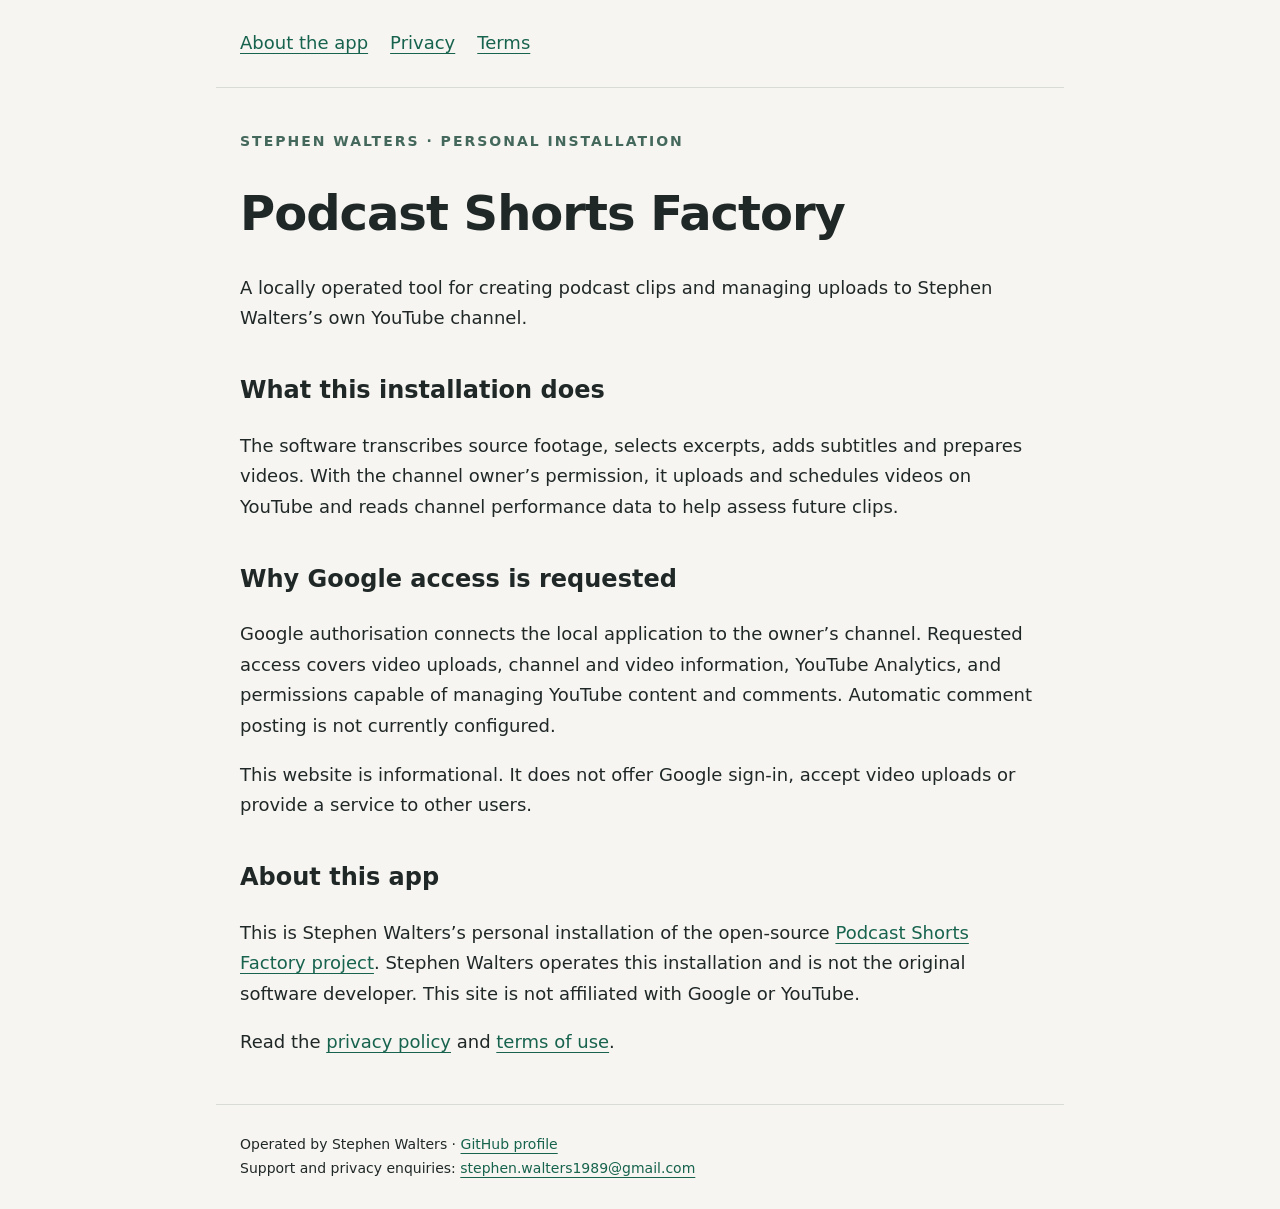
<file: index.html>
<!doctype html><html lang="en"><head><meta charset="utf-8"><meta name="viewport" content="width=device-width,initial-scale=1"><title>Podcast Shorts Factory | Stephen Walters</title><meta name="description" content="Stephen Walters’s personal Podcast Shorts Factory installation, privacy policy and terms."><link rel="stylesheet" href="style.css"></head><body><header><nav aria-label="Main navigation"><a href="index.html">About the app</a><a href="privacy.html">Privacy</a><a href="terms.html">Terms</a></nav></header><main><p class="eyebrow">Stephen Walters · Personal installation</p><h1>Podcast Shorts Factory</h1><p>A locally operated tool for creating podcast clips and managing uploads to Stephen Walters’s own YouTube channel.</p><h2>What this installation does</h2><p>The software transcribes source footage, selects excerpts, adds subtitles and prepares videos. With the channel owner’s permission, it uploads and schedules videos on YouTube and reads channel performance data to help assess future clips.</p><h2>Why Google access is requested</h2><p>Google authorisation connects the local application to the owner’s channel. Requested access covers video uploads, channel and video information, YouTube Analytics, and permissions capable of managing YouTube content and comments. Automatic comment posting is not currently configured.</p><p>This website is informational. It does not offer Google sign-in, accept video uploads or provide a service to other users.</p><h2>About this app</h2><p>This is Stephen Walters’s personal installation of the open-source <a href="https://github.com/krakonjac300-pixel/podcast-shorts-factory">Podcast Shorts Factory project</a>. Stephen Walters operates this installation and is not the original software developer. This site is not affiliated with Google or YouTube.</p><p>Read the <a href="privacy.html">privacy policy</a> and <a href="terms.html">terms of use</a>.</p></main><footer>Operated by Stephen Walters · <a href="https://github.com/stephenwalters1989-byte">GitHub profile</a><br>Support and privacy enquiries: <a href="mailto:stephen.walters1989@gmail.com">stephen.walters1989@gmail.com</a></footer></body></html>
</file>
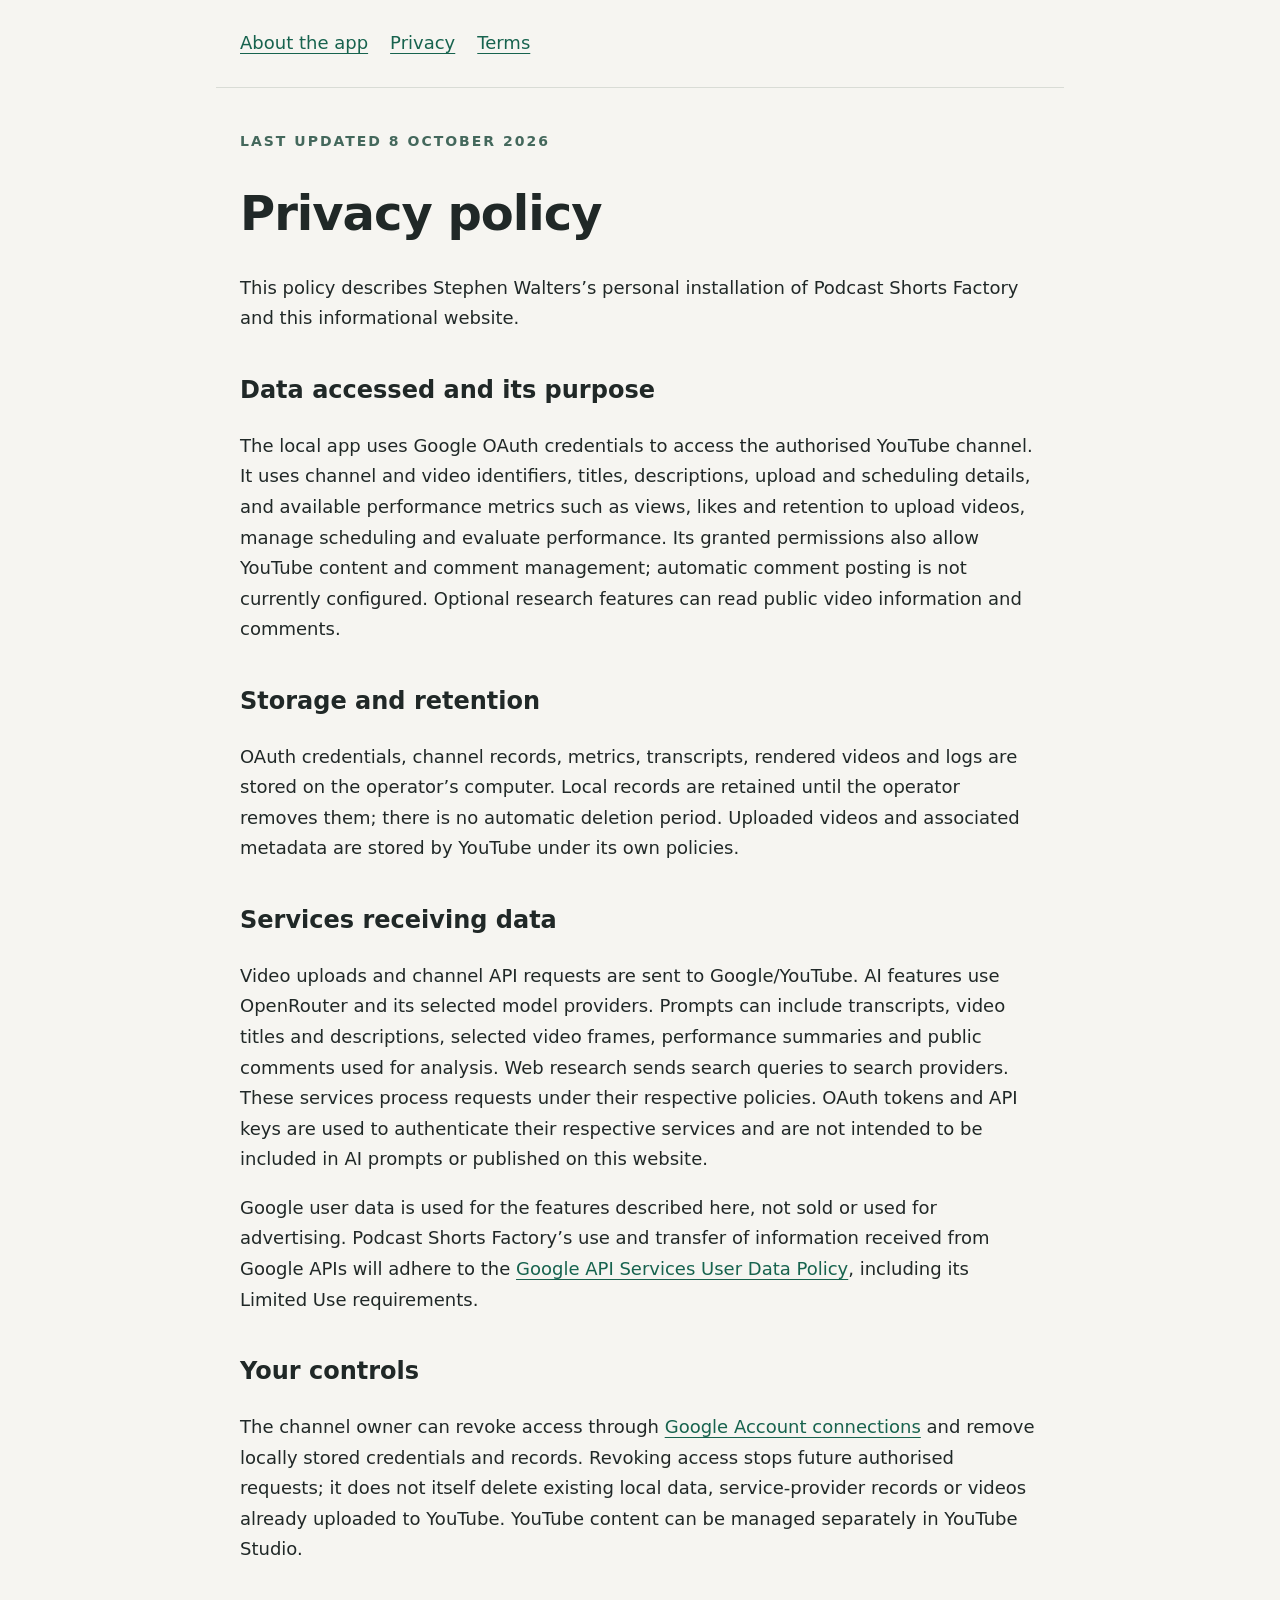
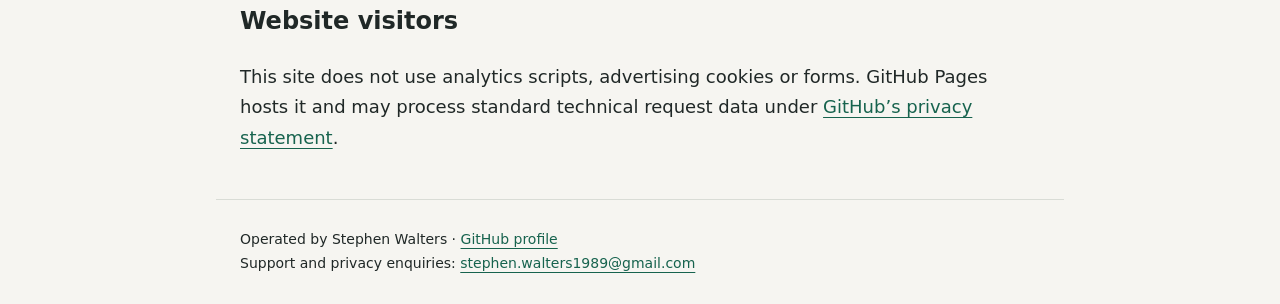
<file: privacy.html>
<!doctype html><html lang="en"><head><meta charset="utf-8"><meta name="viewport" content="width=device-width,initial-scale=1"><title>Privacy policy | Stephen Walters</title><meta name="description" content="Stephen Walters’s personal Podcast Shorts Factory installation, privacy policy and terms."><link rel="stylesheet" href="style.css"></head><body><header><nav aria-label="Main navigation"><a href="index.html">About the app</a><a href="privacy.html">Privacy</a><a href="terms.html">Terms</a></nav></header><main><p class="eyebrow">Last updated 8 October 2026</p><h1>Privacy policy</h1><p>This policy describes Stephen Walters’s personal installation of Podcast Shorts Factory and this informational website.</p><h2>Data accessed and its purpose</h2><p>The local app uses Google OAuth credentials to access the authorised YouTube channel. It uses channel and video identifiers, titles, descriptions, upload and scheduling details, and available performance metrics such as views, likes and retention to upload videos, manage scheduling and evaluate performance. Its granted permissions also allow YouTube content and comment management; automatic comment posting is not currently configured. Optional research features can read public video information and comments.</p><h2>Storage and retention</h2><p>OAuth credentials, channel records, metrics, transcripts, rendered videos and logs are stored on the operator’s computer. Local records are retained until the operator removes them; there is no automatic deletion period. Uploaded videos and associated metadata are stored by YouTube under its own policies.</p><h2>Services receiving data</h2><p>Video uploads and channel API requests are sent to Google/YouTube. AI features use OpenRouter and its selected model providers. Prompts can include transcripts, video titles and descriptions, selected video frames, performance summaries and public comments used for analysis. Web research sends search queries to search providers. These services process requests under their respective policies. OAuth tokens and API keys are used to authenticate their respective services and are not intended to be included in AI prompts or published on this website.</p><p>Google user data is used for the features described here, not sold or used for advertising. Podcast Shorts Factory’s use and transfer of information received from Google APIs will adhere to the <a href="https://developers.google.com/terms/api-services-user-data-policy">Google API Services User Data Policy</a>, including its Limited Use requirements.</p><h2>Your controls</h2><p>The channel owner can revoke access through <a href="https://myaccount.google.com/connections">Google Account connections</a> and remove locally stored credentials and records. Revoking access stops future authorised requests; it does not itself delete existing local data, service-provider records or videos already uploaded to YouTube. YouTube content can be managed separately in YouTube Studio.</p><h2>Website visitors</h2><p>This site does not use analytics scripts, advertising cookies or forms. GitHub Pages hosts it and may process standard technical request data under <a href="https://docs.github.com/en/site-policy/privacy-policies/github-general-privacy-statement">GitHub’s privacy statement</a>.</p></main><footer>Operated by Stephen Walters · <a href="https://github.com/stephenwalters1989-byte">GitHub profile</a><br>Support and privacy enquiries: <a href="mailto:stephen.walters1989@gmail.com">stephen.walters1989@gmail.com</a></footer></body></html>
</file>
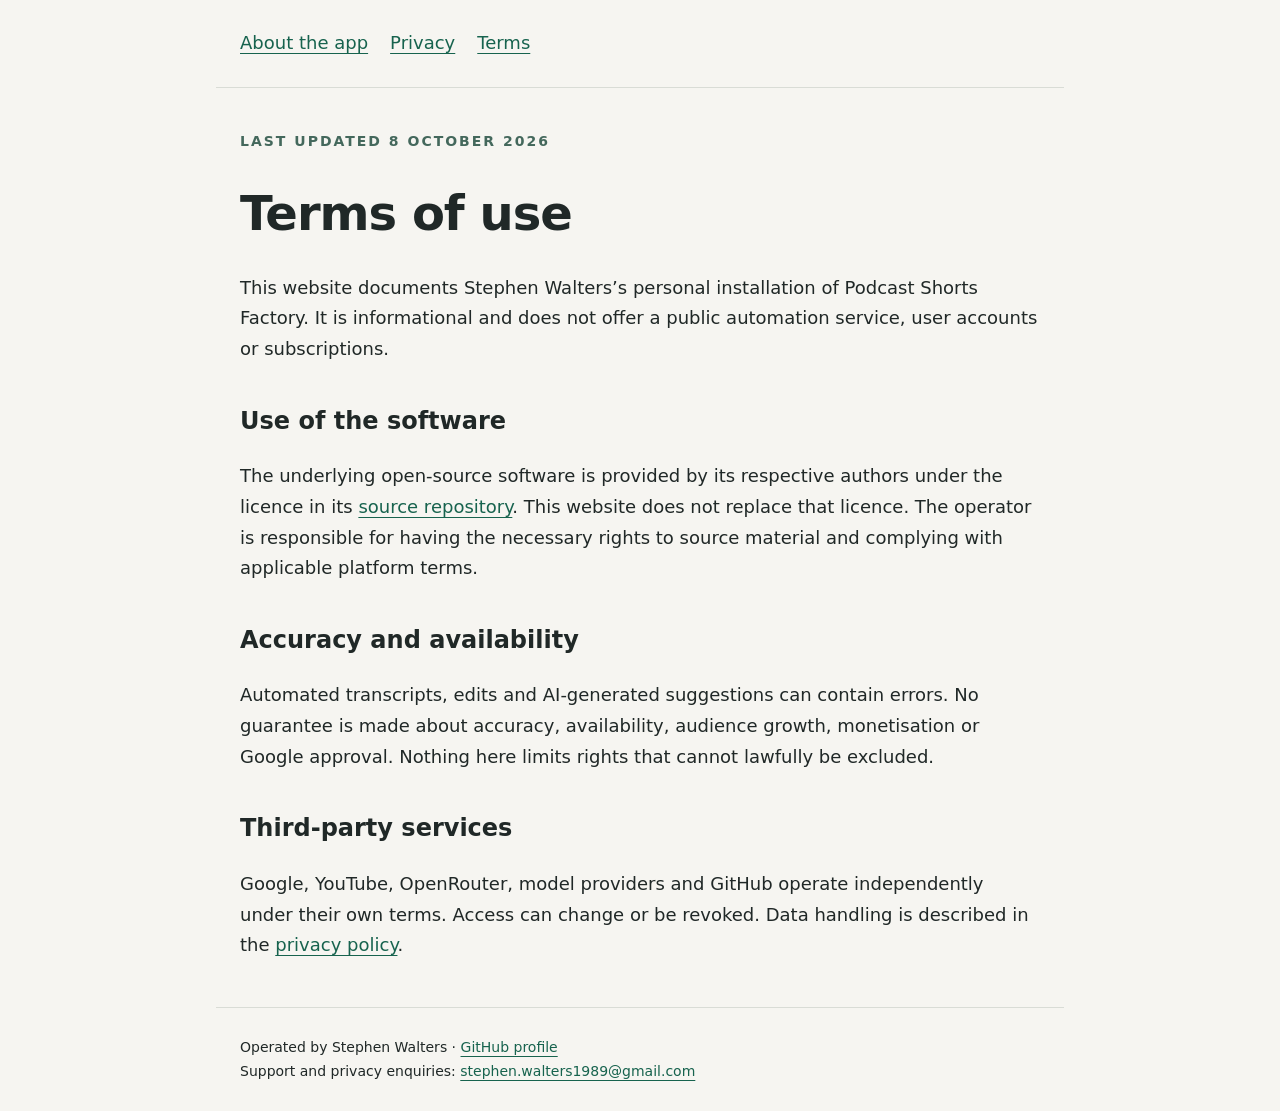
<file: terms.html>
<!doctype html><html lang="en"><head><meta charset="utf-8"><meta name="viewport" content="width=device-width,initial-scale=1"><title>Terms of use | Stephen Walters</title><meta name="description" content="Stephen Walters’s personal Podcast Shorts Factory installation, privacy policy and terms."><link rel="stylesheet" href="style.css"></head><body><header><nav aria-label="Main navigation"><a href="index.html">About the app</a><a href="privacy.html">Privacy</a><a href="terms.html">Terms</a></nav></header><main><p class="eyebrow">Last updated 8 October 2026</p><h1>Terms of use</h1><p>This website documents Stephen Walters’s personal installation of Podcast Shorts Factory. It is informational and does not offer a public automation service, user accounts or subscriptions.</p><h2>Use of the software</h2><p>The underlying open-source software is provided by its respective authors under the licence in its <a href="https://github.com/krakonjac300-pixel/podcast-shorts-factory">source repository</a>. This website does not replace that licence. The operator is responsible for having the necessary rights to source material and complying with applicable platform terms.</p><h2>Accuracy and availability</h2><p>Automated transcripts, edits and AI-generated suggestions can contain errors. No guarantee is made about accuracy, availability, audience growth, monetisation or Google approval. Nothing here limits rights that cannot lawfully be excluded.</p><h2>Third-party services</h2><p>Google, YouTube, OpenRouter, model providers and GitHub operate independently under their own terms. Access can change or be revoked. Data handling is described in the <a href="privacy.html">privacy policy</a>.</p></main><footer>Operated by Stephen Walters · <a href="https://github.com/stephenwalters1989-byte">GitHub profile</a><br>Support and privacy enquiries: <a href="mailto:stephen.walters1989@gmail.com">stephen.walters1989@gmail.com</a></footer></body></html>
</file>
<file: style.css>
body{margin:0;background:#f6f5f1;color:#202827;font:18px/1.7 system-ui,sans-serif}header,main,footer{max-width:800px;margin:auto;padding:28px 24px}header{border-bottom:1px solid #d9dcd6}nav{display:flex;flex-wrap:wrap;gap:22px}a{color:#17634e;text-underline-offset:4px}h1{font-size:clamp(32px,6vw,48px);line-height:1.15;letter-spacing:-1px}h2{font-size:24px;margin-top:36px}.eyebrow{font-size:14px;font-weight:700;letter-spacing:2px;text-transform:uppercase;color:#44685c}footer{font-size:14px;border-top:1px solid #d9dcd6}main{min-height:55vh}li{margin:8px 0}
</file>
